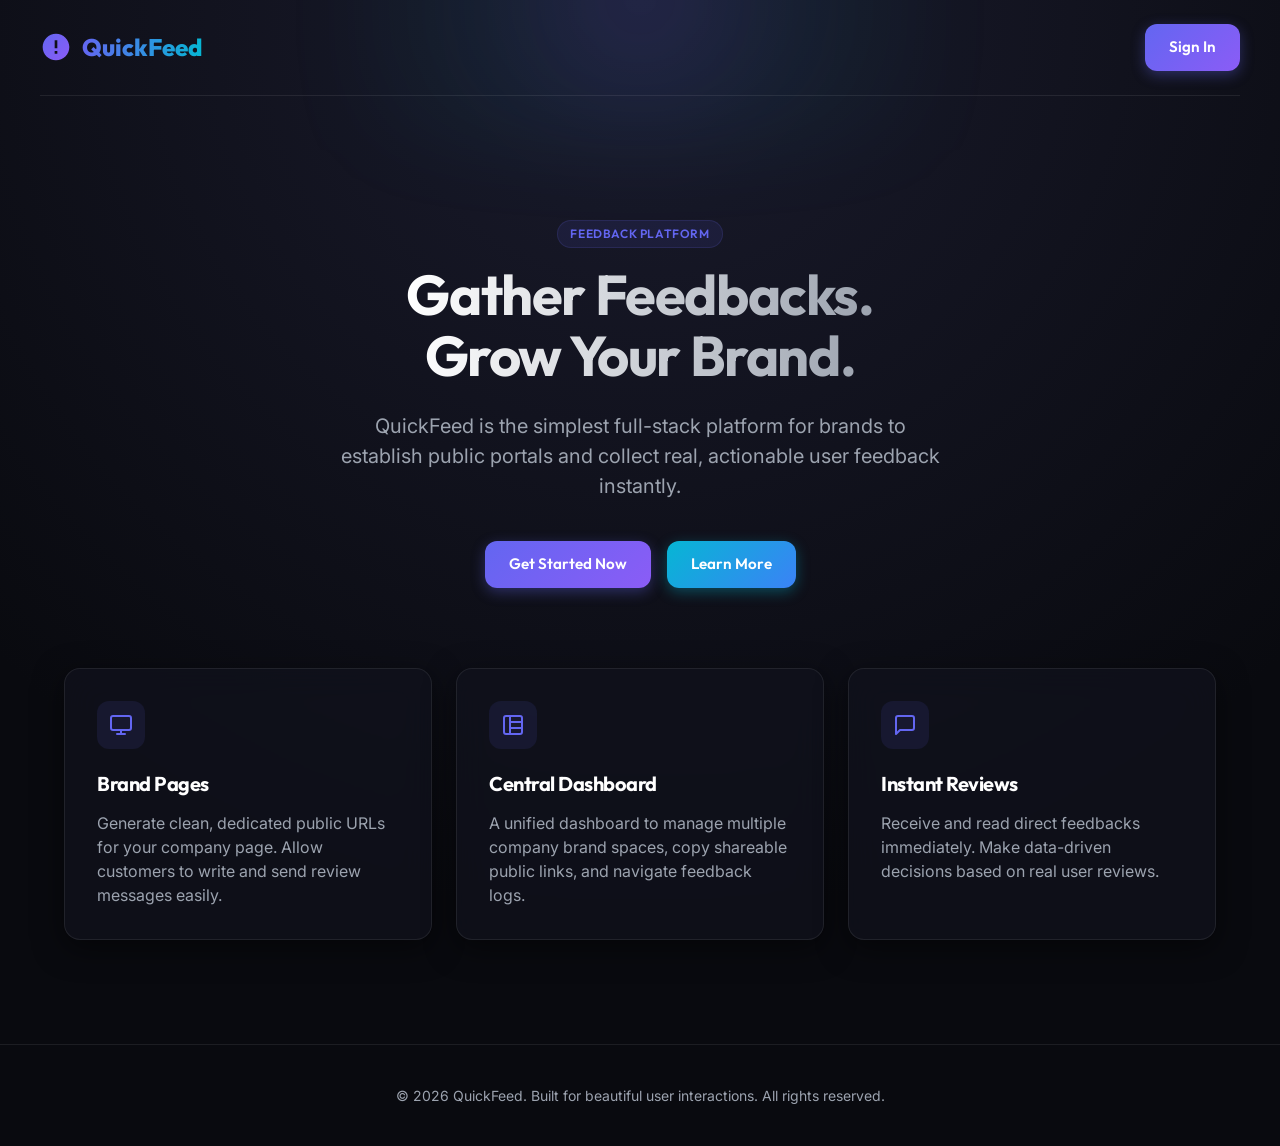
<file: frontend/index.html>
<!DOCTYPE html>
<html lang="en">
<head>
  <meta charset="UTF-8">
  <meta name="viewport" content="width=device-width, initial-scale=1.0">
  <title>QuickFeed - Collect Feedback Effortlessly</title>
  <meta name="description" content="QuickFeed enables companies to build brand loyalty and gather valuable reviews and feedback directly from their users.">
  <link rel="stylesheet" href="css/style.css">
</head>
<body>

  <header class="container landing-nav">
    <div class="logo-container">
      <svg width="32" height="32" viewBox="0 0 24 24" fill="none" xmlns="http://www.w3.org/2000/svg">
        <path d="M12 2C6.48 2 2 6.48 2 12C2 17.52 6.48 22 12 22C17.52 22 22 17.52 22 12C22 6.48 17.52 2 12 2ZM13 17H11V15H13V17ZM13 13H11V7H13V13Z" fill="url(#logoGrad)" />
        <defs>
          <linearGradient id="logoGrad" x1="2" y1="2" x2="22" y2="22" gradientUnits="userSpaceOnUse">
            <stop stop-color="#6366f1" />
            <stop offset="1" stop-color="#8b5cf6" />
          </linearGradient>
        </defs>
      </svg>
      <span class="logo-text">QuickFeed</span>
    </div>
    <a href="pages/login.html" class="btn btn-primary">Sign In</a>
  </header>

  <main class="container">
    <section class="hero-section">
      <div class="hero-glow"></div>
      <span class="badge badge-primary mb-4">Feedback Platform</span>
      <h1 class="hero-title">Gather Feedbacks.<br>Grow Your Brand.</h1>
      <p class="hero-subtitle">
        QuickFeed is the simplest full-stack platform for brands to establish public portals and collect real, actionable user feedback instantly.
      </p>
      <div style="display: flex; gap: 16px;">
        <a href="pages/login.html" class="btn btn-primary">Get Started Now</a>
        <a href="#features" class="btn btn-secondary">Learn More</a>
      </div>
    </section>

    <section id="features" class="features-grid">
      <div class="feature-card glass-panel">
        <div class="feature-icon">
          <svg width="24" height="24" viewBox="0 0 24 24" fill="none" stroke="currentColor" stroke-width="2" stroke-linecap="round" stroke-linejoin="round">
            <rect x="2" y="3" width="20" height="14" rx="2" ry="2"></rect>
            <line x1="8" y1="21" x2="16" y2="21"></line>
            <line x1="12" y1="17" x2="12" y2="21"></line>
          </svg>
        </div>
        <h3>Brand Pages</h3>
        <p>Generate clean, dedicated public URLs for your company page. Allow customers to write and send review messages easily.</p>
      </div>

      <div class="feature-card glass-panel">
        <div class="feature-icon">
          <svg width="24" height="24" viewBox="0 0 24 24" fill="none" stroke="currentColor" stroke-width="2" stroke-linecap="round" stroke-linejoin="round">
            <rect x="3" y="3" width="18" height="18" rx="2" ry="2"></rect>
            <line x1="9" y1="3" x2="9" y2="21"></line>
            <line x1="9" y1="9" x2="21" y2="9"></line>
            <line x1="9" y1="15" x2="21" y2="15"></line>
          </svg>
        </div>
        <h3>Central Dashboard</h3>
        <p>A unified dashboard to manage multiple company brand spaces, copy shareable public links, and navigate feedback logs.</p>
      </div>

      <div class="feature-card glass-panel">
        <div class="feature-icon">
          <svg width="24" height="24" viewBox="0 0 24 24" fill="none" stroke="currentColor" stroke-width="2" stroke-linecap="round" stroke-linejoin="round">
            <path d="M21 15a2 2 0 0 1-2 2H7l-4 4V5a2 2 0 0 1 2-2h14a2 2 0 0 1 2 2z"></path>
          </svg>
        </div>
        <h3>Instant Reviews</h3>
        <p>Receive and read direct feedbacks immediately. Make data-driven decisions based on real user reviews.</p>
      </div>
    </section>
  </main>

  <footer class="landing-footer">
    <p>&copy; 2026 QuickFeed. Built for beautiful user interactions. All rights reserved.</p>
  </footer>

</body>
</html>
</file>
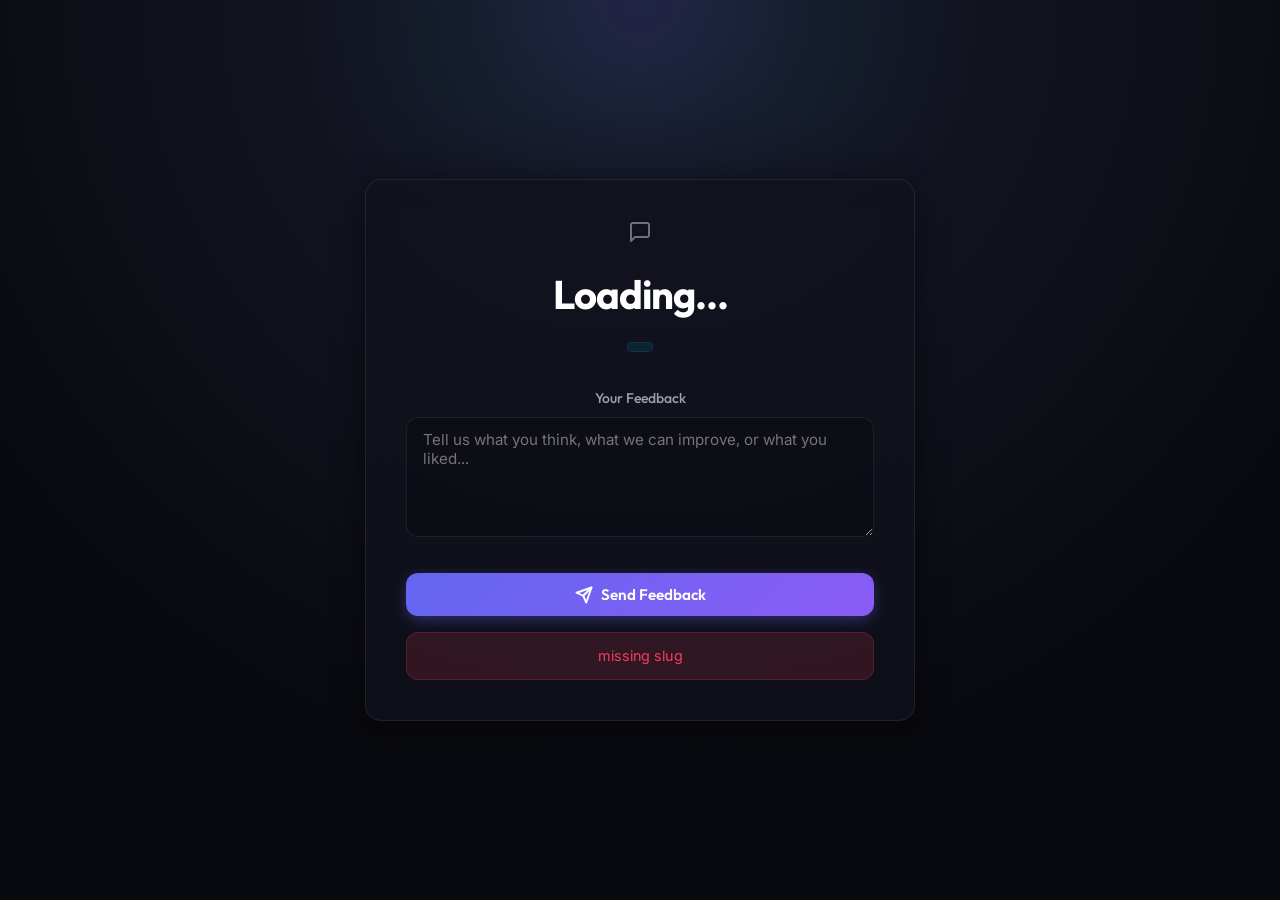
<file: frontend/pages/company.html>
<!DOCTYPE html>
<html lang="en">
<head>
  <meta charset="UTF-8">
  <meta name="viewport" content="width=device-width, initial-scale=1.0">
  <title>QuickFeed - Leave Feedback</title>
  <link rel="stylesheet" href="../css/style.css">
</head>
<body class="brand-wrapper">

  <div class="hero-glow"></div>

  <div class="brand-card glass-panel">
    <div style="display: flex; justify-content: center; margin-bottom: 20px;">
      <svg width="24" height="24" viewBox="0 0 24 24" fill="none" stroke="var(--text-muted)" stroke-width="2" stroke-linecap="round" stroke-linejoin="round">
        <path d="M21 15a2 2 0 0 1-2 2H7l-4 4V5a2 2 0 0 1 2-2h14a2 2 0 0 1 2 2z"></path>
      </svg>
    </div>

    <h1 id="companyName">Loading...</h1>
    <p id="companySlug" class="badge badge-slug" style="margin-top: 10px; margin-bottom: 30px;"></p>

    <div class="form-group">
      <label for="feedbackMessage">Your Feedback</label>
      <textarea id="feedbackMessage" placeholder="Tell us what you think, what we can improve, or what you liked..."></textarea>
    </div>

    <button onclick="sendFeedback()" class="primary">
      <svg width="18" height="18" viewBox="0 0 24 24" fill="none" stroke="currentColor" stroke-width="2.5" stroke-linecap="round" stroke-linejoin="round">
        <line x1="22" y1="2" x2="11" y2="13"></line>
        <polygon points="22 2 15 22 11 13 2 9 22 2"></polygon>
      </svg>
      Send Feedback
    </button>

    <pre id="output"></pre>
  </div>

  <script src="../js/api.js"></script>
  <script src="../js/company.js"></script>

</body>
</html>
</file>
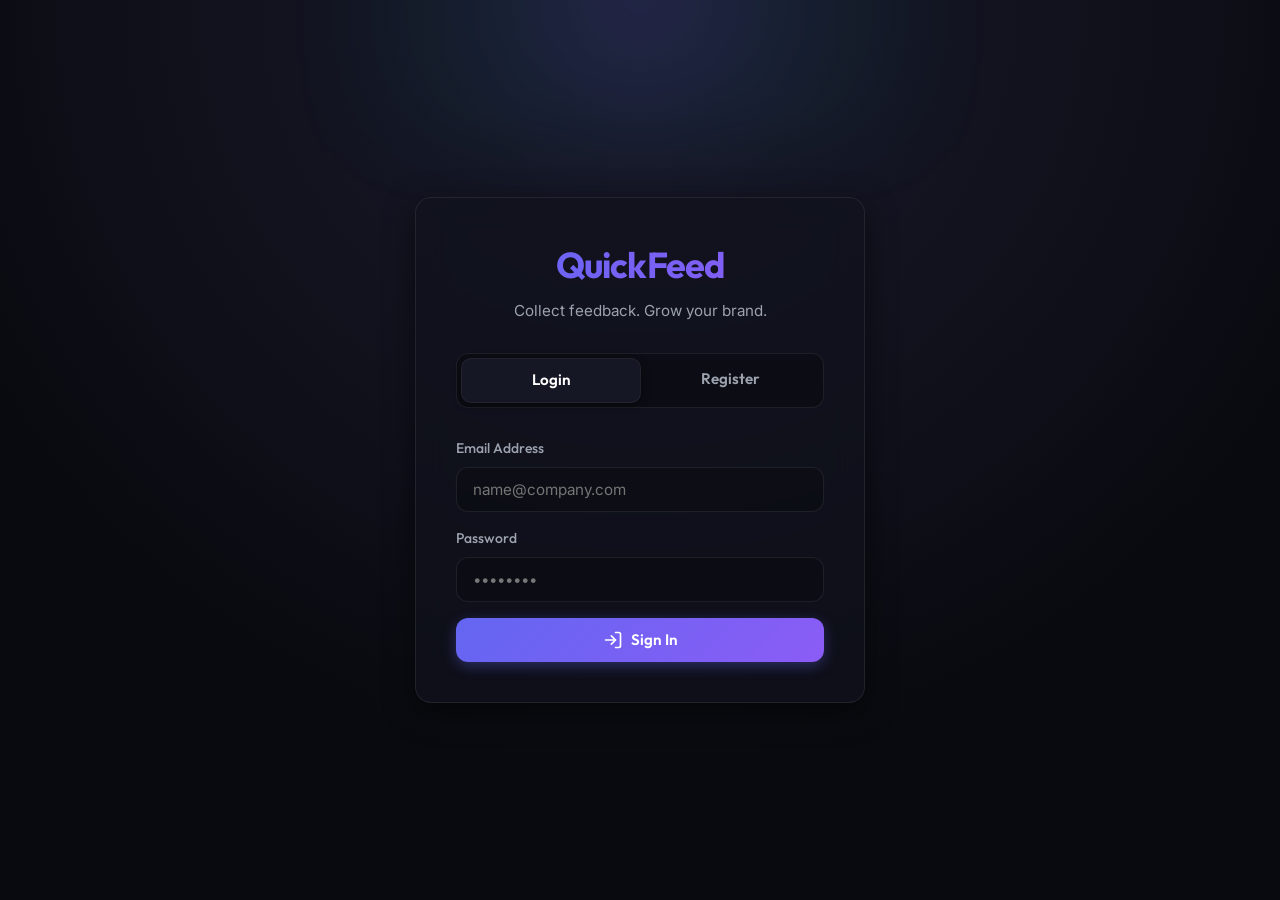
<file: frontend/pages/dashboard.html>
<!DOCTYPE html>
<html lang="en">
<head>
  <meta charset="UTF-8">
  <meta name="viewport" content="width=device-width, initial-scale=1.0">
  <title>QuickFeed - Dashboard</title>
  <link rel="stylesheet" href="../css/style.css">
</head>
<body>

  <div class="hero-glow"></div>

  <header class="container dashboard-header">
    <div class="logo-container">
      <svg width="28" height="28" viewBox="0 0 24 24" fill="none" xmlns="http://www.w3.org/2000/svg">
        <path d="M12 2C6.48 2 2 6.48 2 12C2 17.52 6.48 22 12 22C17.52 22 22 17.52 22 12C22 6.48 17.52 2 12 2ZM13 17H11V15H13V17ZM13 13H11V7H13V13Z" fill="url(#logoGrad)" />
        <defs>
          <linearGradient id="logoGrad" x1="2" y1="2" x2="22" y2="22" gradientUnits="userSpaceOnUse">
            <stop stop-color="#6366f1" />
            <stop offset="1" stop-color="#8b5cf6" />
          </linearGradient>
        </defs>
      </svg>
      <span class="logo-text">QuickFeed</span>
    </div>
    
    <div class="dashboard-user">
      <span class="badge badge-primary">Workspace</span>
      <button onclick="logout()" class="danger" style="padding: 8px 16px; font-size: 0.875rem;">
        <svg width="16" height="16" viewBox="0 0 24 24" fill="none" stroke="currentColor" stroke-width="2.5" stroke-linecap="round" stroke-linejoin="round">
          <path d="M9 21H5a2 2 0 0 1-2-2V5a2 2 0 0 1 2-2h4"></path>
          <polyline points="16 17 21 12 16 7"></polyline>
          <line x1="21" y1="12" x2="9" y2="12"></line>
        </svg>
        Logout
      </button>
    </div>
  </header>

  <main class="container dashboard-grid">
    <!-- Left Column: Company Management -->
    <div style="display: flex; flex-direction: column; gap: 24px;">
      <!-- Create Company Card -->
      <section class="dashboard-pane glass-panel">
        <h2>Create Company</h2>
        <div class="form-group" style="margin-bottom: 8px;">
          <label for="companyName">Company Name</label>
          <input id="companyName" placeholder="e.g. Acme Corp">
        </div>
        <button onclick="createCompany()" class="primary">
          <svg width="18" height="18" viewBox="0 0 24 24" fill="none" stroke="currentColor" stroke-width="2" stroke-linecap="round" stroke-linejoin="round">
            <line x1="12" y1="5" x2="12" y2="19"></line>
            <line x1="5" y1="12" x2="19" y2="12"></line>
          </svg>
          Create Company
        </button>
        <pre id="output"></pre>
      </section>

      <!-- Your Companies Card -->
      <section class="dashboard-pane glass-panel">
        <h2>Your Companies</h2>
        <div id="companies">
          <!-- Dynamically filled -->
        </div>
      </section>
    </div>

    <!-- Right Column: Feedbacks Logs -->
    <section class="dashboard-pane glass-panel">
      <h2>Feedbacks</h2>
      <div id="feedbacks">
        <p style="color: var(--text-muted); font-style: italic; text-align: center; padding: 20px 0;">
          Select a company from the list to view its feedbacks.
        </p>
      </div>
    </section>
  </main>

  <script src="../js/api.js"></script>
  <script src="../js/dashboard.js"></script>

</body>
</html>
</file>
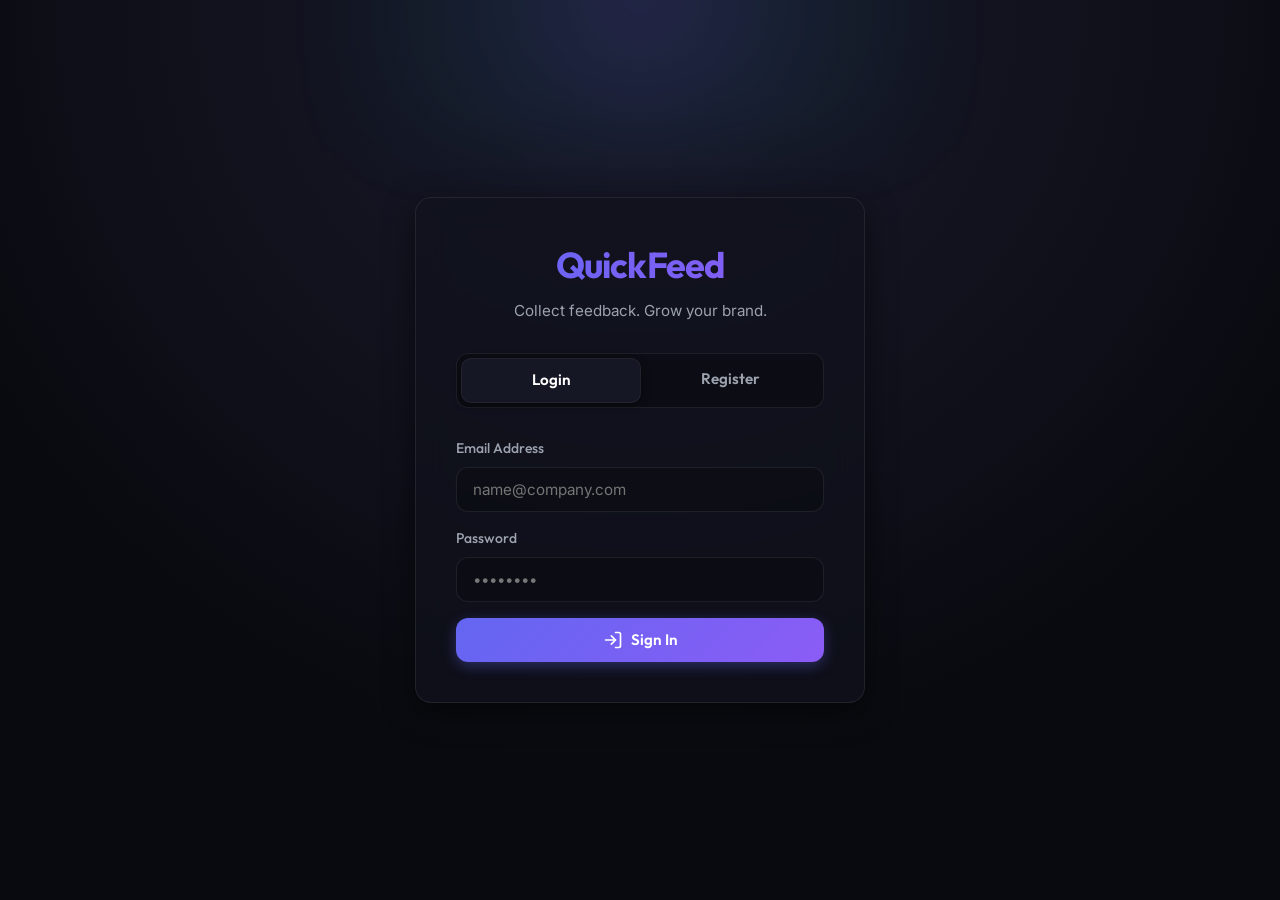
<file: frontend/pages/login.html>
<!DOCTYPE html>
<html lang="en">
<head>
  <meta charset="UTF-8">
  <meta name="viewport" content="width=device-width, initial-scale=1.0">
  <title>QuickFeed - Access Portal</title>
  <link rel="stylesheet" href="../css/style.css">
</head>
<body class="auth-wrapper">

  <div class="hero-glow"></div>

  <div class="auth-card glass-panel">
    <div class="auth-header">
      <h1>QuickFeed</h1>
      <p>Collect feedback. Grow your brand.</p>
    </div>

    <div class="auth-tabs">
      <div id="tab-login" class="auth-tab active" onclick="switchTab('login')">Login</div>
      <div id="tab-register" class="auth-tab" onclick="switchTab('register')">Register</div>
    </div>

    <!-- Login Form -->
    <div id="form-login" class="auth-form-content active">
      <div class="form-group">
        <label for="loginEmail">Email Address</label>
        <input id="loginEmail" type="email" placeholder="name@company.com" autocomplete="email">
      </div>
      <div class="form-group">
        <label for="loginPassword">Password</label>
        <input id="loginPassword" type="password" placeholder="••••••••" autocomplete="current-password">
      </div>
      <button onclick="login()" class="primary">
        <svg width="20" height="20" viewBox="0 0 24 24" fill="none" stroke="currentColor" stroke-width="2" stroke-linecap="round" stroke-linejoin="round">
          <path d="M15 3h4a2 2 0 0 1 2 2v14a2 2 0 0 1-2 2h-4"></path>
          <polyline points="10 17 15 12 10 7"></polyline>
          <line x1="15" y1="12" x2="3" y2="12"></line>
        </svg>
        Sign In
      </button>
    </div>

    <!-- Register Form -->
    <div id="form-register" class="auth-form-content">
      <div class="form-group">
        <label for="registerEmail">Email Address</label>
        <input id="registerEmail" type="email" placeholder="name@company.com" autocomplete="email">
      </div>
      <div class="form-group">
        <label for="registerPassword">Password</label>
        <input id="registerPassword" type="password" placeholder="Min. 8 characters" autocomplete="new-password">
      </div>
      <button onclick="register()" class="secondary">
        <svg width="20" height="20" viewBox="0 0 24 24" fill="none" stroke="currentColor" stroke-width="2" stroke-linecap="round" stroke-linejoin="round">
          <path d="M16 21v-2a4 4 0 0 0-4-4H5a4 4 0 0 0-4 4v2"></path>
          <circle cx="8.5" cy="7" r="4"></circle>
          <line x1="20" y1="8" x2="20" y2="14"></line>
          <line x1="23" y1="11" x2="17" y2="11"></line>
        </svg>
        Create Account
      </button>
    </div>

    <pre id="output"></pre>
  </div>

  <script src="../js/api.js"></script>
  <script src="../js/auth.js"></script>

  <script>
    function switchTab(type) {
      if (type === 'login') {
        document.getElementById('tab-login').classList.add('active');
        document.getElementById('tab-register').classList.remove('active');
        document.getElementById('form-login').classList.add('active');
        document.getElementById('form-register').classList.remove('active');
      } else {
        document.getElementById('tab-register').classList.add('active');
        document.getElementById('tab-login').classList.remove('active');
        document.getElementById('form-register').classList.add('active');
        document.getElementById('form-login').classList.remove('active');
      }
      
      const out = document.getElementById('output');
      if (out) {
        out.textContent = '';
        out.className = '';
      }
    }
  </script>

</body>
</html>
</file>
<file: frontend/css/style.css>
@import url('https://fonts.googleapis.com/css2?family=Inter:wght@300;400;500;600;700&family=Outfit:wght@400;500;600;700;800&display=swap');

:root {
  --bg-color: #090a0f;
  --bg-gradient: radial-gradient(circle at 50% 0%, #1a1b2d 0%, #090a0f 70%);
  --surface-color: rgba(17, 18, 28, 0.75);
  --surface-hover: rgba(25, 27, 41, 0.85);
  --border-color: rgba(255, 255, 255, 0.08);
  --border-focus: rgba(99, 102, 241, 0.5);
  
  --primary-color: #6366f1;
  --primary-gradient: linear-gradient(135deg, #6366f1 0%, #8b5cf6 100%);
  --secondary-color: #06b6d4;
  --secondary-gradient: linear-gradient(135deg, #06b6d4 0%, #3b82f6 100%);
  
  --text-primary: #ffffff;
  --text-secondary: #9ca3af;
  --text-muted: #6b7280;
  
  --success: #10b981;
  --success-bg: rgba(16, 185, 129, 0.15);
  --error: #f43f5e;
  --error-bg: rgba(244, 63, 94, 0.15);
  
  --shadow-sm: 0 2px 8px rgba(0, 0, 0, 0.4);
  --shadow-md: 0 8px 30px rgba(0, 0, 0, 0.5);
  --shadow-lg: 0 15px 40px rgba(0, 0, 0, 0.6);
  --shadow-glow: 0 0 20px rgba(99, 102, 241, 0.25);
  
  --transition-fast: 0.15s ease;
  --transition-normal: 0.25s cubic-bezier(0.4, 0, 0.2, 1);
  --radius-sm: 8px;
  --radius-md: 12px;
  --radius-lg: 16px;
  --radius-full: 9999px;
  
  --font-heading: 'Outfit', -apple-system, BlinkMacSystemFont, "Segoe UI", Roboto, sans-serif;
  --font-body: 'Inter', -apple-system, BlinkMacSystemFont, "Segoe UI", Roboto, sans-serif;
}


* {
  box-sizing: border-box;
  margin: 0;
  padding: 0;
}

body {
  font-family: var(--font-body);
  background-color: var(--bg-color);
  background-image: var(--bg-gradient);
  color: var(--text-primary);
  min-height: 100vh;
  line-height: 1.5;
  -webkit-font-smoothing: antialiased;
  display: flex;
  flex-direction: column;
}


::-webkit-scrollbar {
  width: 8px;
  height: 8px;
}

::-webkit-scrollbar-track {
  background: var(--bg-color);
}

::-webkit-scrollbar-thumb {
  background: rgba(255, 255, 255, 0.1);
  border-radius: var(--radius-full);
}

::-webkit-scrollbar-thumb:hover {
  background: rgba(255, 255, 255, 0.2);
}


h1, h2, h3, h4 {
  font-family: var(--font-heading);
  font-weight: 700;
  letter-spacing: -0.025em;
  color: var(--text-primary);
}

p {
  color: var(--text-secondary);
}

a {
  color: var(--secondary-color);
  text-decoration: none;
  transition: color var(--transition-fast);
}

a:hover {
  color: #22d3ee;
  text-decoration: underline;
}

hr {
  border: 0;
  height: 1px;
  background: var(--border-color);
  margin: 20px 0;
}


.container {
  width: 100%;
  max-width: 1200px;
  margin: 0 auto;
  padding: 24px;
  flex: 1;
}


.glass-panel {
  background: var(--surface-color);
  backdrop-filter: blur(16px);
  -webkit-backdrop-filter: blur(16px);
  border: 1px solid var(--border-color);
  border-radius: var(--radius-lg);
  box-shadow: var(--shadow-md);
  transition: border-color var(--transition-normal), box-shadow var(--transition-normal);
}

.glass-panel:hover {
  border-color: rgba(255, 255, 255, 0.15);
}


.form-group {
  display: flex;
  flex-direction: column;
  gap: 8px;
  margin-bottom: 16px;
  width: 100%;
}

.form-group label {
  font-size: 0.875rem;
  font-weight: 500;
  color: var(--text-secondary);
  font-family: var(--font-heading);
}

input, textarea {
  width: 100%;
  padding: 12px 16px;
  background: rgba(0, 0, 0, 0.2);
  border: 1px solid var(--border-color);
  border-radius: var(--radius-md);
  color: var(--text-primary);
  font-family: var(--font-body);
  font-size: 0.95rem;
  outline: none;
  transition: border-color var(--transition-fast), box-shadow var(--transition-fast);
}

input:focus, textarea:focus {
  border-color: var(--primary-color);
  box-shadow: var(--shadow-glow);
}

textarea {
  min-height: 120px;
  resize: vertical;
}


button, .btn {
  display: inline-flex;
  align-items: center;
  justify-content: center;
  padding: 12px 24px;
  border-radius: var(--radius-md);
  font-family: var(--font-heading);
  font-weight: 600;
  font-size: 0.95rem;
  border: none;
  cursor: pointer;
  transition: transform var(--transition-fast), box-shadow var(--transition-fast), opacity var(--transition-fast);
  color: white;
  gap: 8px;
}

button:active, .btn:active {
  transform: scale(0.98);
}

button.primary, .btn-primary, button:not([class]) {
  background: var(--primary-gradient);
  box-shadow: 0 4px 14px rgba(99, 102, 241, 0.35);
}

button.primary:hover, .btn-primary:hover, button:not([class]):hover {
  box-shadow: 0 6px 20px rgba(99, 102, 241, 0.45);
  opacity: 0.95;
}

button.secondary, .btn-secondary {
  background: var(--secondary-gradient);
  box-shadow: 0 4px 14px rgba(6, 182, 212, 0.35);
}

button.secondary:hover, .btn-secondary:hover {
  box-shadow: 0 6px 20px rgba(6, 182, 212, 0.45);
  opacity: 0.95;
}

button.danger, .btn-danger {
  background: linear-gradient(135deg, #f43f5e 0%, #e11d48 100%);
  box-shadow: 0 4px 14px rgba(244, 63, 94, 0.35);
}

button.danger:hover, .btn-danger:hover {
  box-shadow: 0 6px 20px rgba(244, 63, 94, 0.45);
  opacity: 0.95;
}


.badge {
  display: inline-flex;
  align-items: center;
  padding: 4px 12px;
  border-radius: var(--radius-full);
  font-size: 0.75rem;
  font-weight: 600;
  font-family: var(--font-heading);
  text-transform: uppercase;
  letter-spacing: 0.05em;
  background: rgba(255, 255, 255, 0.08);
  border: 1px solid rgba(255, 255, 255, 0.05);
  color: var(--text-secondary);
}

.badge-slug {
  background: rgba(6, 182, 212, 0.1);
  color: var(--secondary-color);
  border-color: rgba(6, 182, 212, 0.15);
}

.badge-primary {
  background: rgba(99, 102, 241, 0.1);
  color: var(--primary-color);
  border-color: rgba(99, 102, 241, 0.15);
}


#output {
  margin-top: 16px;
  padding: 12px 16px;
  border-radius: var(--radius-md);
  font-family: var(--font-body);
  font-size: 0.9rem;
  white-space: pre-wrap;
  word-break: break-word;
  background: rgba(255, 255, 255, 0.05);
  border: 1px solid var(--border-color);
  color: var(--text-secondary);
  transition: opacity var(--transition-normal);
}

#output:empty {
  display: none;
}


.alert-error {
  background-color: var(--error-bg) !important;
  border-color: rgba(244, 63, 94, 0.2) !important;
  color: var(--error) !important;
}

.alert-success {
  background-color: var(--success-bg) !important;
  border-color: rgba(16, 185, 129, 0.2) !important;
  color: var(--success) !important;
}



.landing-nav {
  display: flex;
  justify-content: space-between;
  align-items: center;
  padding: 24px 0;
  border-bottom: 1px solid var(--border-color);
  margin-bottom: 60px;
}

.logo-container {
  display: flex;
  align-items: center;
  gap: 10px;
}

.logo-text {
  font-size: 1.5rem;
  font-weight: 800;
  background: linear-gradient(to right, #6366f1, #06b6d4);
  -webkit-background-clip: text;
  -webkit-text-fill-color: transparent;
  font-family: var(--font-heading);
}

.hero-section {
  display: flex;
  flex-direction: column;
  align-items: center;
  text-align: center;
  padding: 40px 0 80px 0;
}

.hero-title {
  font-size: 3.5rem;
  line-height: 1.1;
  margin-bottom: 24px;
  background: linear-gradient(to right, #ffffff, #9ca3af);
  -webkit-background-clip: text;
  -webkit-text-fill-color: transparent;
}

.hero-subtitle {
  font-size: 1.25rem;
  max-width: 600px;
  margin-bottom: 40px;
  color: var(--text-secondary);
}

.hero-glow {
  position: absolute;
  top: -150px;
  left: 50%;
  transform: translateX(-50%);
  width: 600px;
  height: 300px;
  background: radial-gradient(circle, rgba(99, 102, 241, 0.15) 0%, rgba(6, 182, 212, 0.05) 50%, rgba(0,0,0,0) 100%);
  z-index: -1;
  pointer-events: none;
  filter: blur(40px);
}

.features-grid {
  display: grid;
  grid-template-columns: repeat(auto-fit, minmax(300px, 1fr));
  gap: 24px;
  margin-bottom: 80px;
}

.feature-card {
  padding: 32px;
  text-align: left;
}

.feature-icon {
  width: 48px;
  height: 48px;
  border-radius: var(--radius-md);
  background: rgba(99, 102, 241, 0.1);
  display: flex;
  align-items: center;
  justify-content: center;
  color: var(--primary-color);
  font-size: 1.5rem;
  margin-bottom: 20px;
}

.feature-card h3 {
  margin-bottom: 12px;
  font-size: 1.25rem;
}

.landing-footer {
  text-align: center;
  padding: 40px 0;
  border-top: 1px solid var(--border-color);
  color: var(--text-muted);
  font-size: 0.875rem;
}



.auth-wrapper {
  min-height: 100vh;
  display: flex;
  align-items: center;
  justify-content: center;
  padding: 20px;
  position: relative;
  overflow: hidden;
}

.auth-card {
  width: 100%;
  max-width: 450px;
  padding: 40px;
  position: relative;
  z-index: 1;
}

.auth-header {
  text-align: center;
  margin-bottom: 30px;
}

.auth-header h1 {
  font-size: 2.25rem;
  margin-bottom: 8px;
  background: linear-gradient(to right, #6366f1, #8b5cf6);
  -webkit-background-clip: text;
  -webkit-text-fill-color: transparent;
}

.auth-header p {
  font-size: 0.95rem;
}


.auth-tabs {
  display: flex;
  background: rgba(0, 0, 0, 0.25);
  border-radius: var(--radius-md);
  padding: 4px;
  margin-bottom: 30px;
  border: 1px solid var(--border-color);
}

.auth-tab {
  flex: 1;
  text-align: center;
  padding: 10px;
  font-family: var(--font-heading);
  font-weight: 600;
  font-size: 0.95rem;
  color: var(--text-secondary);
  cursor: pointer;
  border-radius: calc(var(--radius-md) - 2px);
  transition: all var(--transition-normal);
}

.auth-tab.active {
  background: var(--surface-hover);
  color: var(--text-primary);
  box-shadow: var(--shadow-sm);
  border: 1px solid rgba(255,255,255,0.05);
}

.auth-form-content {
  display: none;
}

.auth-form-content.active {
  display: flex;
  flex-direction: column;
  animation: fadeIn var(--transition-normal);
}


/* --- Dashboard Styling (dashboard.html) --- */
.dashboard-header {
  display: flex;
  justify-content: space-between;
  align-items: center;
  padding: 20px 0;
  border-bottom: 1px solid var(--border-color);
  margin-bottom: 40px;
}

.dashboard-user {
  display: flex;
  align-items: center;
  gap: 12px;
}

.dashboard-grid {
  display: grid;
  grid-template-columns: 1fr;
  gap: 30px;
  margin-bottom: 40px;
}

@media (min-width: 900px) {
  .dashboard-grid {
    grid-template-columns: 350px 1fr;
  }
}

.dashboard-pane {
  padding: 24px;
  height: fit-content;
  display: flex;
  flex-direction: column;
  gap: 20px;
}

.dashboard-pane h2 {
  font-size: 1.35rem;
  margin-bottom: 8px;
  border-bottom: 1px solid var(--border-color);
  padding-bottom: 8px;
}


#companies {
  display: flex;
  flex-direction: column;
  gap: 16px;
}

.company-item {
  padding: 20px;
  background: rgba(255, 255, 255, 0.02);
  border: 1px solid var(--border-color);
  border-radius: var(--radius-md);
  transition: all var(--transition-normal);
}

.company-item:hover {
  background: rgba(255, 255, 255, 0.04);
  transform: translateY(-2px);
  border-color: rgba(99, 102, 241, 0.3);
}

.company-item-header {
  display: flex;
  justify-content: space-between;
  align-items: flex-start;
  margin-bottom: 12px;
  gap: 10px;
}

.company-item-header h3 {
  font-size: 1.15rem;
}

.company-item-slug {
  font-size: 0.85rem;
  font-family: monospace;
  margin-bottom: 16px;
  display: flex;
  align-items: center;
  gap: 8px;
}

.company-item-actions {
  display: flex;
  gap: 12px;
  align-items: center;
}

.company-item-actions a {
  font-size: 0.9rem;
  font-weight: 500;
  display: inline-flex;
  align-items: center;
  gap: 6px;
}

.company-item-actions button {
  padding: 8px 16px;
  font-size: 0.85rem;
}


#feedbacks {
  display: flex;
  flex-direction: column;
  gap: 12px;
}

.feedback-bubble {
  padding: 16px 20px;
  background: rgba(0, 0, 0, 0.2);
  border: 1px solid var(--border-color);
  border-radius: var(--radius-md);
  position: relative;
  animation: slideIn var(--transition-normal);
}

.feedback-bubble p {
  color: var(--text-primary);
  font-size: 0.95rem;
  margin-bottom: 8px;
  line-height: 1.6;
}

.feedback-bubble small {
  color: var(--text-muted);
  font-size: 0.75rem;
  display: block;
  text-align: right;
}


/* --- Public Brand Page Styling (company.html) --- */
.brand-wrapper {
  min-height: 100vh;
  display: flex;
  align-items: center;
  justify-content: center;
  padding: 20px;
}

.brand-card {
  width: 100%;
  max-width: 550px;
  padding: 40px;
  text-align: center;
}

.brand-card h1 {
  font-size: 2.5rem;
  margin-bottom: 8px;
}

.brand-card p#companySlug {
  font-size: 1rem;
  color: var(--secondary-color);
  margin-bottom: 30px;
  font-family: var(--font-heading);
}

.brand-card textarea {
  margin-bottom: 20px;
}

.brand-card button {
  width: 100%;
}


/* Animations */
@keyframes fadeIn {
  from { opacity: 0; transform: translateY(4px); }
  to { opacity: 1; transform: translateY(0); }
}

@keyframes slideIn {
  from { opacity: 0; transform: translateY(12px); }
  to { opacity: 1; transform: translateY(0); }
}

/* Utility classes */
.text-center { text-align: center; }
.mt-4 { margin-top: 16px; }
.mb-4 { margin-bottom: 16px; }
</file>
